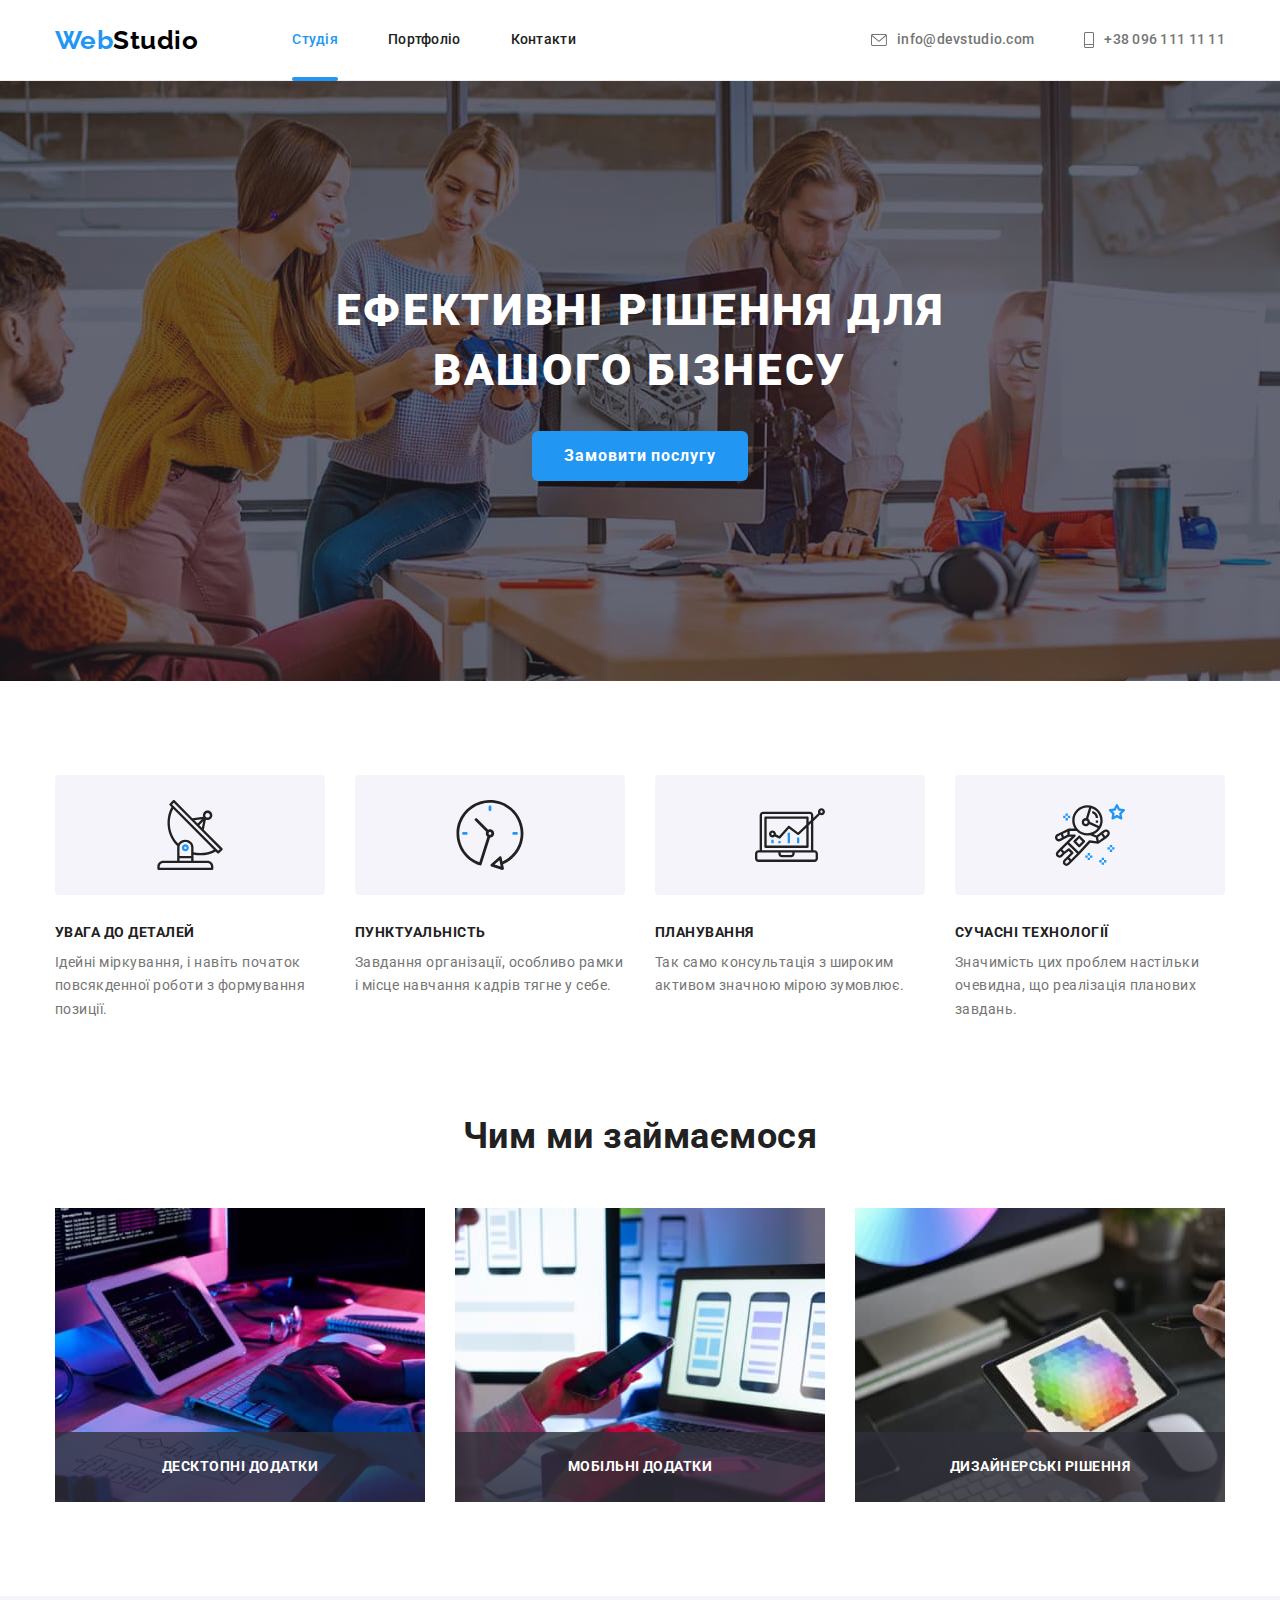
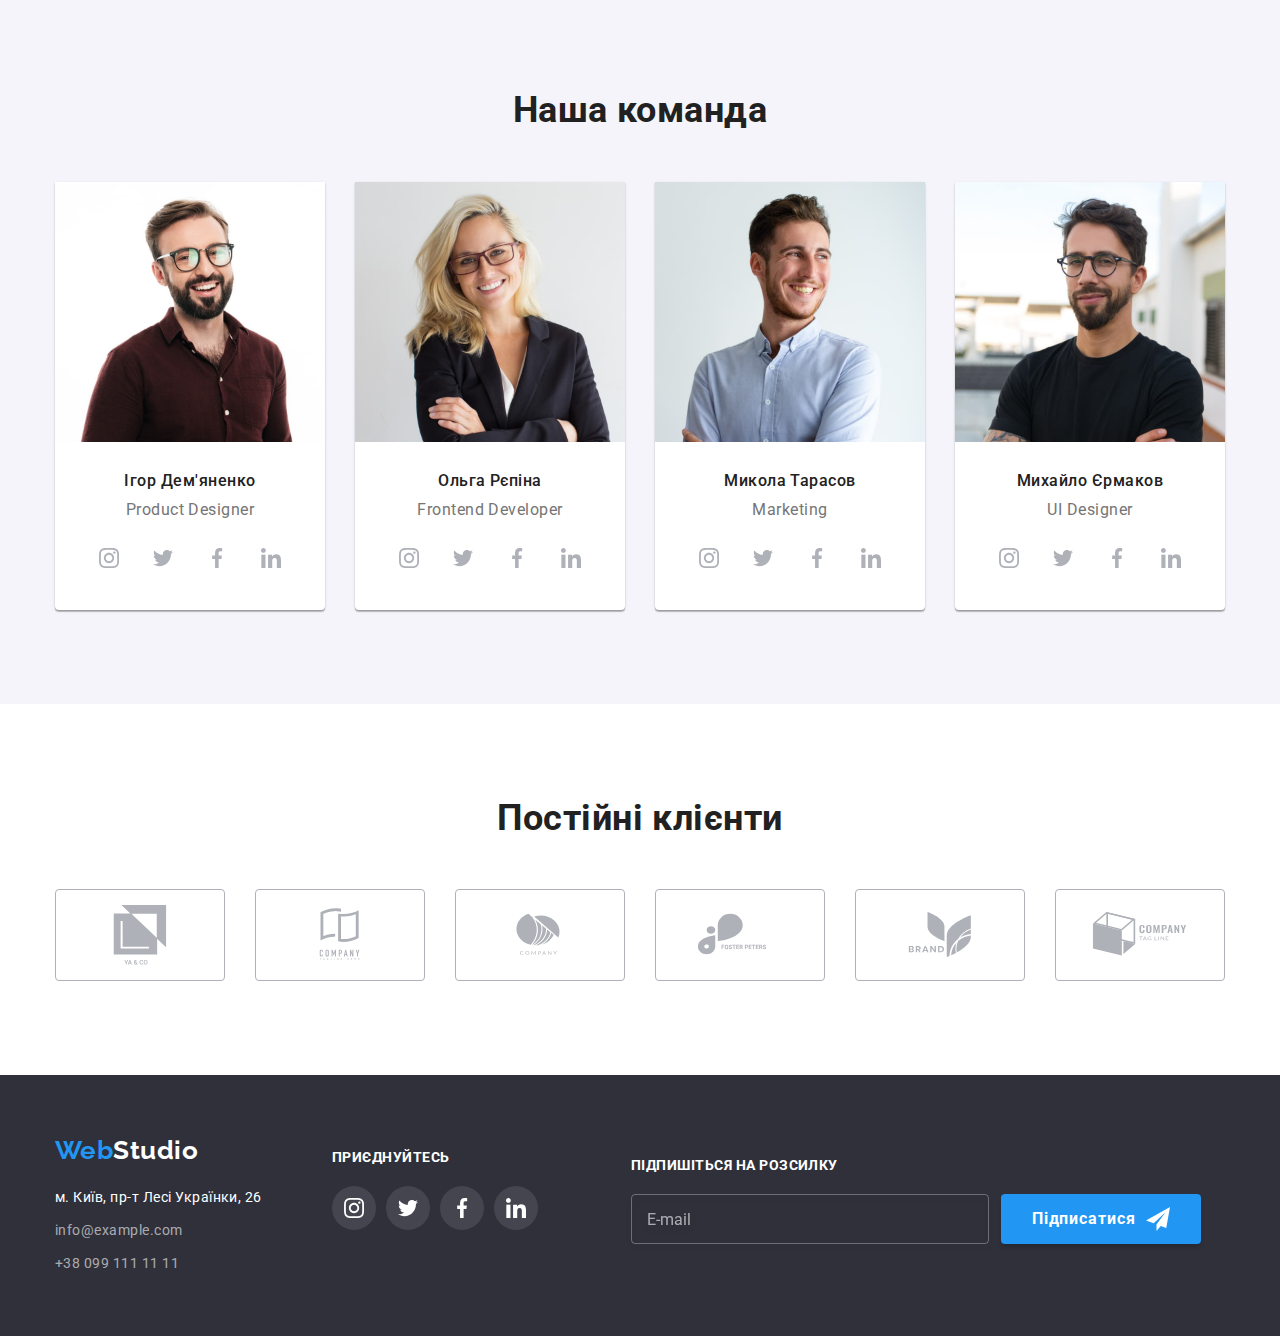
<file: index.htm>
<!DOCTYPE html>
<html lang="uk">
  <head>
    <meta charset="UTF-8" />
    <meta http-equiv="X-UA-Compatible" content="IE=edge" />
    <meta name="viewport" content="width=device-width, initial-scale=1.0" />
    <link rel="preconnect" href="https://fonts.googleapis.com" />
    <link rel="preconnect" href="https://fonts.gstatic.com" crossorigin />
    <link
      href="https://fonts.googleapis.com/css2?family=Raleway:wght@700&family=Roboto:wght@400;500;700;900&display=swap"
      rel="stylesheet"
    />
    <link
      rel="stylesheet"
      href="https://cdnjs.cloudflare.com/ajax/libs/modern-normalize/1.1.0/modern-normalize.min.css"
      integrity="sha512-wpPYUAdjBVSE4KJnH1VR1HeZfpl1ub8YT/NKx4PuQ5NmX2tKuGu6U/JRp5y+Y8XG2tV+wKQpNHVUX03MfMFn9Q=="
      crossorigin="anonymous"
      referrerpolicy="no-referrer"
    />
    <link rel="stylesheet" href="./css/main.min.css" />
    <title>Студія</title>
  </head>
  <body>
    <header class="header">
      <div class="container">
        <!-- Навигация -->
        <nav class="header-nav">
          <!-- Лого -->
          <a class="header__logo logo" href="./index.htm"
            >Web<span class="header__logo-part--color">Studio</span></a
          >
          <!-- Список навигации -->
          <ul class="header-nav__list">
            <li class="header-nav__item">
              <a
                class="header-nav__link header-link header-nav__link--current"
                href="./index.htm"
                >Студія</a
              >
            </li>
            <li class="header-nav__item">
              <a class="header-nav__link header-link" href="./portfolio.html"
                >Портфоліо</a
              >
            </li>
            <li class="header-nav__item">
              <a class="header-nav__link header-link" href="">Контакти</a>
            </li>
          </ul>
        </nav>
        <!-- Контакты -->
        <ul class="header-contacts">
          <li class="header-contacts__item">
            <a
              class="header-contacts__link header-link"
              href="mailto:info@devstudio.com"
            >
              <svg class="header-contacts__icon" width="16px" height="12px">
                <use href="./img/icons.svg#icon-msg"></use></svg
              >info@devstudio.com
            </a>
          </li>
          <li class="header-contacts__item">
            <a
              class="header-contacts__link header-link"
              href="tel:+380961111111"
            >
              <svg class="header-contacts__icon" width="10px" height="16px">
                <use href="./img/icons.svg#icon-tel"></use></svg
              >+38 096 111 11 11
            </a>
          </li>
        </ul>
      </div>
    </header>

    <main>
      <!-- Секция герой -->
      <section class="hero-section">
        <div class="container">
          <h1 class="hero-section__title">
            Ефективні рішення для вашого бізнесу
          </h1>
          <button class="hero-section__btn" type="button" data-modal-open>
            Замовити послугу
          </button>
        </div>
      </section>

      <!-- Секция наших особенностией -->
      <section class="feature-section section">
        <div class="container">
          <h2 class="visually-hidden">Наши особенности</h2>
          <!-- Список особенностей -->
          <ul class="feature-section__list">
            <li class="feature-section__item">
              <div class="feature-section__icon">
                <svg width="70px" height="70px">
                  <use href="./img/icons.svg#icon-antenna"></use>
                </svg>
              </div>
              <h3 class="feature-section__title">Увага до деталей</h3>
              <p class="feature-section__text">
                Ідейні міркування, і навіть початок повсякденної роботи з
                формування позиції.
              </p>
            </li>
            <li class="feature-section__item">
              <div class="feature-section__icon">
                <svg width="70px" height="70px">
                  <use href="./img/icons.svg#icon-clock"></use>
                </svg>
              </div>
              <h3 class="feature-section__title">Пунктуальність</h3>
              <p class="feature-section__text">
                Завдання організації, особливо рамки і місце навчання кадрів
                тягне у себе.
              </p>
            </li>
            <li class="feature-section__item">
              <div class="feature-section__icon">
                <svg width="70px" height="70px">
                  <use href="./img/icons.svg#icon-diagram"></use>
                </svg>
              </div>
              <h3 class="feature-section__title">Планування</h3>
              <p class="feature-section__text">
                Так само консультація з широким активом значною мірою зумовлює.
              </p>
            </li>
            <li class="feature-section__item">
              <div class="feature-section__icon">
                <svg width="70px" height="70px">
                  <use href="./img/icons.svg#icon-astronaut"></use>
                </svg>
              </div>
              <h3 class="feature-section__title">Сучасні технології</h3>
              <p class="feature-section__text">
                Значимість цих проблем настільки очевидна, що реалізація
                планових завдань.
              </p>
            </li>
          </ul>
        </div>
      </section>

      <!-- Чем мы занимаемся секция -->
      <section class="wedo-section section">
        <div class="container">
          <h2 class="wedo-section__title section-title">Чим ми займаємося</h2>
          <!-- Список предоставляемых услуг -->
          <ul class="wedo-section__list">
            <li class="wedo-section__item">
              <div class="wedo-section__pic-wrapper">
                <img
                  class="wedo-section__pic"
                  src="./img/wedo1.jpg"
                  width="370"
                  height="294"
                  alt="Десктопні додатки"
                />
                <h3 class="wedo-section__item-title">Десктопні додатки</h3>
              </div>
            </li>
            <li class="wedo-section__item">
              <div class="wedo-section__pic-wrapper">
                <img
                  class="wedo-section__pic"
                  src="./img/wedo2.jpg"
                  width="370"
                  height="294"
                  alt="Мобільні додатки"
                />
                <h3 class="wedo-section__item-title">Мобільні додатки</h3>
              </div>
            </li>
            <li class="wedo-section__item">
              <div class="wedo-section__pic-wrapper">
                <img
                  class="wedo-section__pic"
                  src="./img/wedo3.jpg"
                  width="370"
                  height="294"
                  alt="Дизанерські рішення"
                />
                <h3 class="wedo-section__item-title">Дизайнерські рішення</h3>
              </div>
            </li>
          </ul>
        </div>
      </section>

      <!-- Наша команда -->
      <section class="team-section section">
        <div class="container">
          <h2 class="team-section__title section-title">Наша команда</h2>
          <!-- Список команды -->
          <ul class="team-section__members-list">
            <li class="team-member">
              <img
                class="team-member__pic"
                src="./img/igor.jpg"
                width="270"
                height="260"
                alt="Ігор Дем'яненко"
              />
              <h3 class="team-member__name">Ігор Дем'яненко</h3>
              <p class="team-member__pos">Product Designer</p>
              <ul class="team-member__social-netw-list">
                <li class="social-netw__item">
                  <a class="social-netw-link" href="">
                    <svg width="20px" height="20px">
                      <use href="./img/icons.svg#icon-insta"></use>
                    </svg>
                  </a>
                </li>
                <li class="social-netw__item">
                  <a class="social-netw-link" href="">
                    <svg width="20px" height="20px">
                      <use href="./img/icons.svg#icon-twitter"></use>
                    </svg>
                  </a>
                </li>
                <li class="social-netw__item">
                  <a class="social-netw-link" href="">
                    <svg width="20px" height="20px">
                      <use href="./img/icons.svg#icon-facebook"></use>
                    </svg>
                  </a>
                </li>
                <li class="social-netw__item">
                  <a class="social-netw-link" href="">
                    <svg width="20px" height="20px">
                      <use href="./img/icons.svg#icon-linkedin"></use>
                    </svg>
                  </a>
                </li>
              </ul>
            </li>
            <li class="team-member">
              <img
                class="team-member__pic"
                src="./img/olga.jpg"
                width="270"
                height="260"
                alt="Ольга Рєпіна"
              />
              <h3 class="team-member__name">Ольга Рєпіна</h3>
              <p class="team-member__pos">Frontend Developer</p>
              <ul class="team-member__social-netw-list">
                <li class="social-netw__item">
                  <a class="social-netw-link" href="">
                    <svg width="20px" height="20px">
                      <use href="./img/icons.svg#icon-insta"></use>
                    </svg>
                  </a>
                </li>
                <li class="social-netw__item">
                  <a class="social-netw-link" href="">
                    <svg width="20px" height="20px">
                      <use href="./img/icons.svg#icon-twitter"></use>
                    </svg>
                  </a>
                </li>
                <li class="social-netw__item">
                  <a class="social-netw-link" href="">
                    <svg width="20px" height="20px">
                      <use href="./img/icons.svg#icon-facebook"></use>
                    </svg>
                  </a>
                </li>
                <li class="social-netw__item">
                  <a class="social-netw-link" href="">
                    <svg width="20px" height="20px">
                      <use href="./img/icons.svg#icon-linkedin"></use>
                    </svg>
                  </a>
                </li>
              </ul>
            </li>
            <li class="team-member">
              <img
                class="team-member__pic"
                src="./img/nikolay.jpg"
                width="270"
                height="260"
                alt="Микола Тарасов"
              />
              <h3 class="team-member__name">Микола Тарасов</h3>
              <p class="team-member__pos">Marketing</p>
              <ul class="team-member__social-netw-list">
                <li class="social-netw__item">
                  <a class="social-netw-link" href="">
                    <svg width="20px" height="20px">
                      <use href="./img/icons.svg#icon-insta"></use>
                    </svg>
                  </a>
                </li>
                <li class="social-netw__item">
                  <a class="social-netw-link" href="">
                    <svg width="20px" height="20px">
                      <use href="./img/icons.svg#icon-twitter"></use>
                    </svg>
                  </a>
                </li>
                <li class="social-netw__item">
                  <a class="social-netw-link" href="">
                    <svg width="20px" height="20px">
                      <use href="./img/icons.svg#icon-facebook"></use>
                    </svg>
                  </a>
                </li>
                <li class="social-netw__item">
                  <a class="social-netw-link" href="">
                    <svg width="20px" height="20px">
                      <use href="./img/icons.svg#icon-linkedin"></use>
                    </svg>
                  </a>
                </li>
              </ul>
            </li>
            <li class="team-member">
              <img
                class="team-member__pic"
                src="./img/mikhail.jpg"
                width="270"
                height="260"
                alt="Михайло Єрмаков"
              />
              <h3 class="team-member__name">Михайло Єрмаков</h3>
              <p class="team-member__pos">UI Designer</p>
              <ul class="team-member__social-netw-list">
                <li class="social-netw__item">
                  <a class="social-netw-link" href="">
                    <svg width="20px" height="20px">
                      <use href="./img/icons.svg#icon-insta"></use>
                    </svg>
                  </a>
                </li>
                <li class="social-netw__item">
                  <a class="social-netw-link" href="">
                    <svg width="20px" height="20px">
                      <use href="./img/icons.svg#icon-twitter"></use>
                    </svg>
                  </a>
                </li>
                <li class="social-netw__item">
                  <a class="social-netw-link" href="">
                    <svg width="20px" height="20px">
                      <use href="./img/icons.svg#icon-facebook"></use>
                    </svg>
                  </a>
                </li>
                <li class="social-netw__item">
                  <a class="social-netw-link" href="">
                    <svg width="20px" height="20px">
                      <use href="./img/icons.svg#icon-linkedin"></use>
                    </svg>
                  </a>
                </li>
              </ul>
            </li>
          </ul>
        </div>
      </section>

      <!-- Наши клиенты -->
      <section class="cleints-section section">
        <div class="container">
          <h2 class="cleints-section__title section-title">Постійні клієнти</h2>
          <ul class="cleints-section__list">
            <li class="client-logo">
              <a class="client-logo__link" href="">
                <svg width="106px" height="60px">
                  <use href="./img/icons.svg#icon-client1"></use>
                </svg>
              </a>
            </li>
            <li class="client-logo">
              <a class="client-logo__link" href="">
                <svg width="106px" height="60px">
                  <use href="./img/icons.svg#icon-client2"></use>
                </svg>
              </a>
            </li>
            <li class="client-logo">
              <a class="client-logo__link" href="">
                <svg width="106px" height="60px">
                  <use href="./img/icons.svg#icon-client3"></use>
                </svg>
              </a>
            </li>
            <li class="client-logo">
              <a class="client-logo__link" href="">
                <svg width="106px" height="60px">
                  <use href="./img/icons.svg#icon-client4"></use>
                </svg>
              </a>
            </li>
            <li class="client-logo">
              <a class="client-logo__link" href="">
                <svg width="106px" height="60px">
                  <use href="./img/icons.svg#icon-client5"></use>
                </svg>
              </a>
            </li>
            <li class="client-logo">
              <a class="client-logo__link" href="">
                <svg width="106px" height="60px">
                  <use href="./img/icons.svg#icon-client6"></use>
                </svg>
              </a>
            </li>
          </ul>
        </div>
      </section>
    </main>

    <!-- =========FOOTER============= -->
    <footer class="footer">
      <div class="container">
        <!-- logo and adress-->
        <address class="footer-addr">
          <a class="footer__logo logo" href="./index.htm"
            >Web<span class="footer__logo-part--color">Studio</span></a
          >
          <p class="footer-addr__text">м. Київ, пр-т Лесі Українки, 26</p>
          <ul class="footer-addr__list">
            <li class="footer-addr__item">
              <a class="footer-addr__link" href="mailto:info@example.com"
                >info@example.com</a
              >
            </li>
            <li class="footer-addr__item">
              <a class="footer-addr__link" href="tel:+380991111111"
                >+38 099 111 11 11</a
              >
            </li>
          </ul>
        </address>
        <!-- footer social networks -->
        <div class="footer-social-netw">
          <h2 class="footer-social-netw__title footer__title">Приєднуйтесь</h2>
          <ul class="footer-social-netw__list">
            <li class="footer-social-netw__item">
              <a
                class="social-netw-link footer-social-netw__link--style"
                href=""
              >
                <svg width="20px" height="20px">
                  <use href="./img/icons.svg#icon-insta"></use>
                </svg>
              </a>
            </li>
            <li class="footer-social-netw__item">
              <a
                class="social-netw-link footer-social-netw__link--style"
                href=""
              >
                <svg width="20px" height="20px">
                  <use href="./img/icons.svg#icon-twitter"></use>
                </svg>
              </a>
            </li>
            <li class="footer-social-netw__item">
              <a
                class="social-netw-link footer-social-netw__link--style"
                href=""
              >
                <svg width="20px" height="20px">
                  <use href="./img/icons.svg#icon-facebook"></use>
                </svg>
              </a>
            </li>
            <li class="footer-social-netw__item">
              <a
                class="social-netw-link footer-social-netw__link--style"
                href=""
              >
                <svg width="20px" height="20px">
                  <use href="./img/icons.svg#icon-linkedin"></use>
                </svg>
              </a>
            </li>
          </ul>
        </div>
        <!-- footer subscribe input -->
        <form class="footer-subscribe">
          <label>
            <h2 class="footer-subscribe__title footer__title">
              Підпишіться на розсилку
            </h2>
            <div class="footer-subscribe__input-wrapper">
              <input
                class="footer-subscribe__input"
                type="email"
                name="subscribe-input"
                placeholder="E-mail"
                required
              />
              <button class="footer-subscribe__btn submit-btn" type="submit">
                Підписатися
                <svg class="footer-subscribe__btn-icon" width="24" height="24">
                  <use href="./img/icons.svg#icon-icon-send"></use>
                </svg>
              </button>
            </div>
          </label>
        </form>
      </div>
    </footer>

    <!-- MODAL -->
    <div class="backdrop is-hidden" data-modal>
      <div class="modal">
        <button class="modal-close-btn" type="button" data-modal-close>
          <svg width="11px" height="11px">
            <use href="./img/icons.svg#icon-modalclose"></use>
          </svg>
        </button>
        <form class="modal-form">
          <h2 class="form-title">Залиште свої дані, ми вам передзвонимо</h2>
          <div class="label-wrapper">
            <label class="form-label">
              <span class="label-title">Ім'я</span>
              <div class="input-wrapper">
                <input
                  class="form-input"
                  type="text"
                  name="user-name"
                  required
                />
                <svg class="input-icon" width="18" height="18">
                  <use href="./img/icons.svg#icon-modal-person"></use>
                </svg>
              </div>
            </label>
          </div>
          <div class="label-wrapper">
            <label class="form-label">
              <span class="label-title">Телефон</span>
              <div class="input-wrapper">
                <input class="form-input" type="tel" name="user-tel" required />
                <svg class="input-icon" width="18" height="18">
                  <use href="./img/icons.svg#icon-modal-tel"></use>
                </svg>
              </div>
            </label>
          </div>
          <div class="label-wrapper">
            <label class="form-label">
              <span class="label-title">Пошта</span>
              <div class="input-wrapper">
                <input
                  class="form-input"
                  type="email"
                  name="user-mail"
                  required
                />
                <svg class="input-icon" width="18" height="18">
                  <use href="./img/icons.svg#icon-modal-mail"></use>
                </svg>
              </div>
            </label>
          </div>
          <div class="label-wrapper comment">
            <label class="form-label">
              <span class="label-title">Коментар</span>
              <div class="input-wrapper">
                <textarea
                  class="form-input"
                  name="user-comment"
                  placeholder="Введіть текст"
                ></textarea>
              </div>
            </label>
          </div>
          <div class="label-wrapper agreement">
            <label class="form-label">
              <input
                class="form-checkbox visually-hidden"
                type="checkbox"
                name="agreement-checkbox"
                required
              />
              <span class="custom-checkbox-box">
                <svg class="checkbox-icon" width="16px" height="15px">
                  <use href="./img/icons.svg#icon-modal-checkbox"></use>
                </svg>
              </span>
              <span class="label-title"
                >Погоджуюся з розсилкою та приймаю
                <a class="agreement-link" href="">Умови договору</a></span
              >
            </label>
          </div>
          <button class="submit-btn" type="submit">Відправити</button>
        </form>
      </div>
    </div>
    <script src="./js/modal.js"></script>
  </body>
</html>
</file>
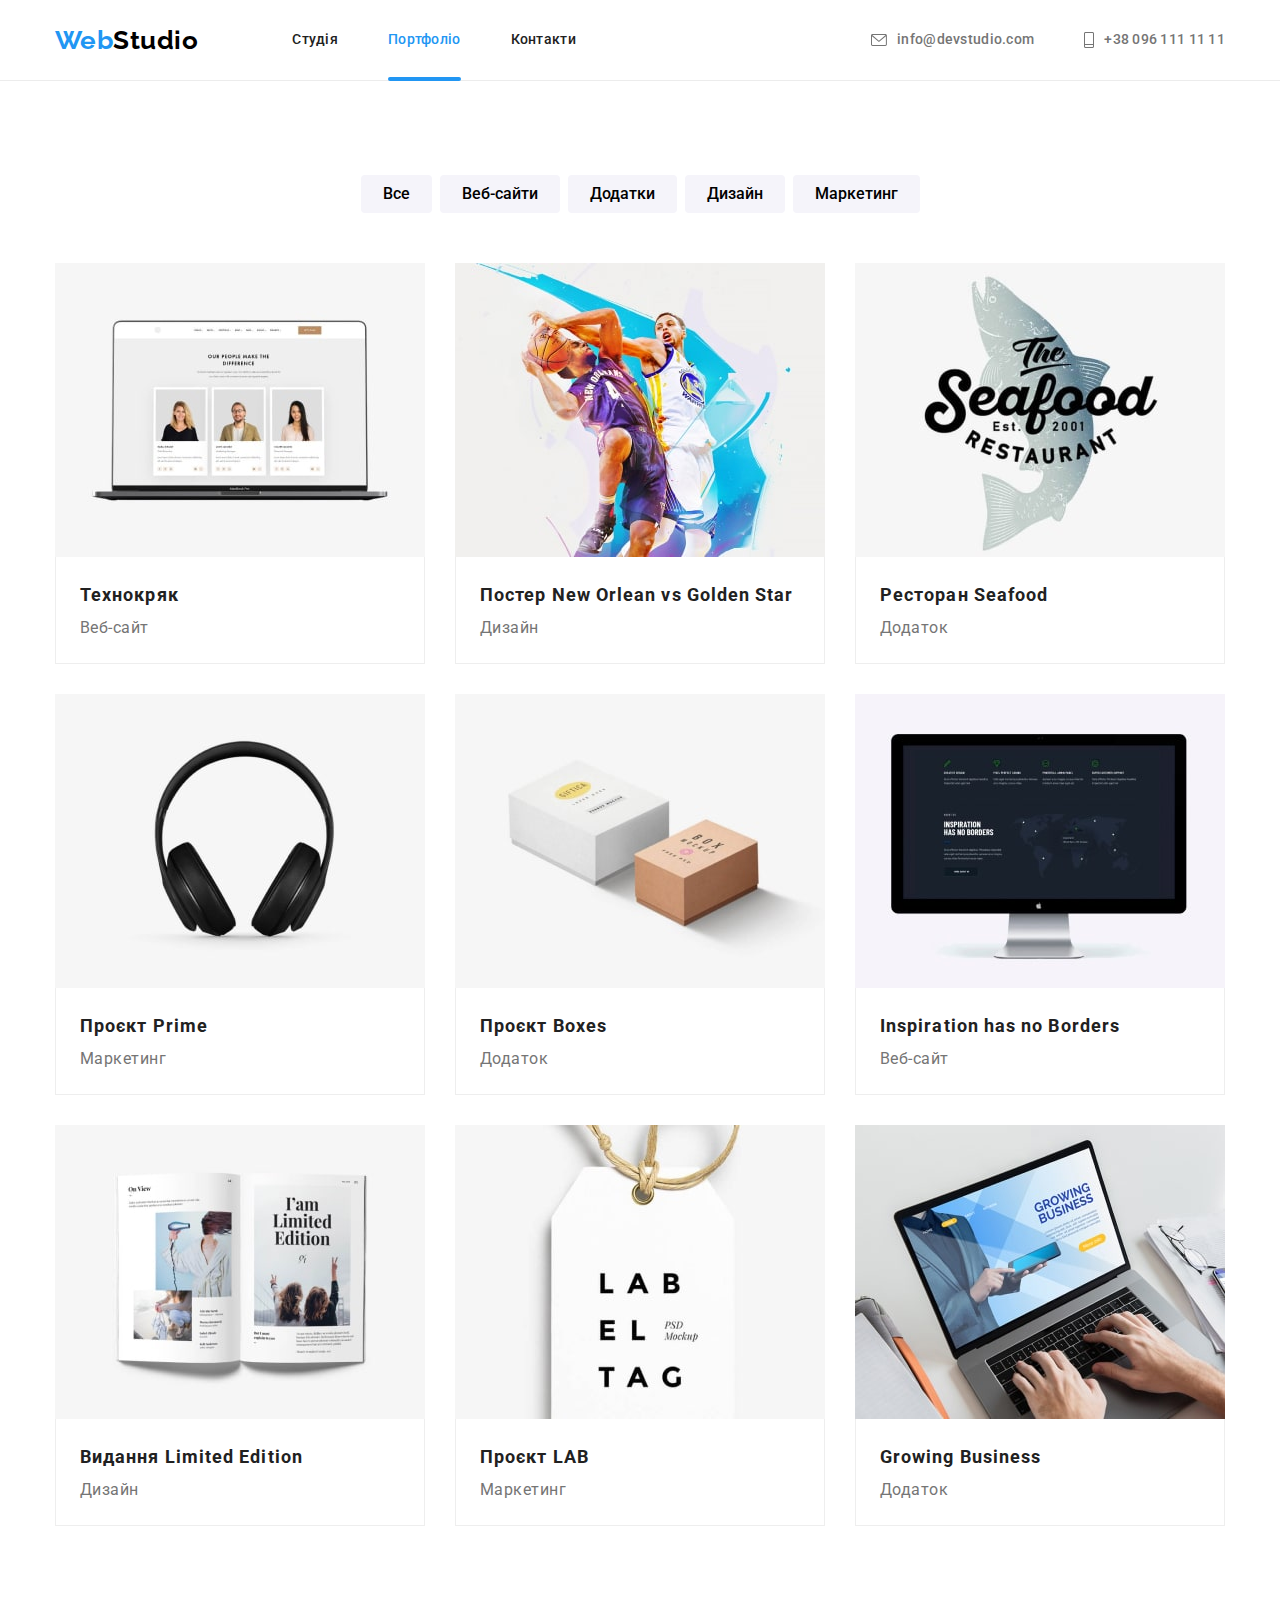
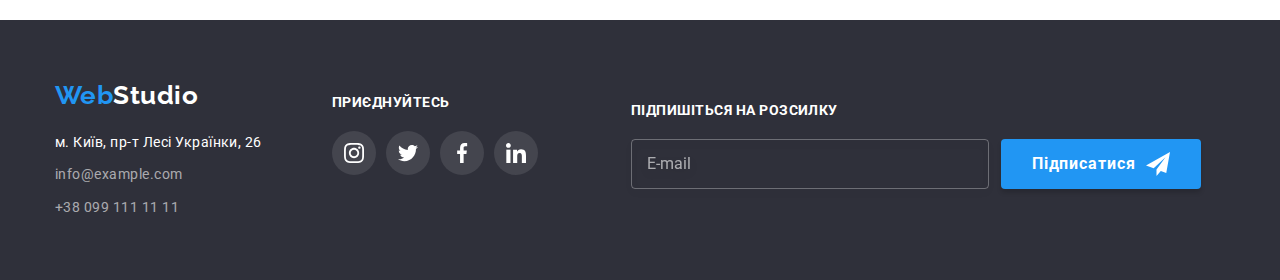
<file: portfolio.html>
<!DOCTYPE html>
<html lang="uk">
  <head>
    <meta charset="UTF-8" />
    <meta http-equiv="X-UA-Compatible" content="IE=edge" />
    <meta name="viewport" content="width=device-width, initial-scale=1.0" />
    <link rel="preconnect" href="https://fonts.googleapis.com" />
    <link rel="preconnect" href="https://fonts.gstatic.com" crossorigin />
    <link
      href="https://fonts.googleapis.com/css2?family=Raleway:wght@700&family=Roboto:wght@400;500;700;900&display=swap"
      rel="stylesheet"
    />
    <link
      rel="stylesheet"
      href="https://cdnjs.cloudflare.com/ajax/libs/modern-normalize/1.1.0/modern-normalize.min.css"
      integrity="sha512-wpPYUAdjBVSE4KJnH1VR1HeZfpl1ub8YT/NKx4PuQ5NmX2tKuGu6U/JRp5y+Y8XG2tV+wKQpNHVUX03MfMFn9Q=="
      crossorigin="anonymous"
      referrerpolicy="no-referrer"
    />
    <link rel="stylesheet" href="./css/main.min.css" />
    <title>Портфоліо</title>
  </head>
  <body>
    <header class="header">
      <div class="container">
        <!-- Навигация -->
        <nav class="header-nav">
          <!-- Лого -->
          <a class="header__logo logo" href="./index.htm"
            >Web<span class="header__logo-part--color">Studio</span></a
          >
          <!-- Список навигации -->
          <ul class="header-nav__list">
            <li class="header-nav__item">
              <a class="header-nav__link header-link" href="./index.htm"
                >Студія</a
              >
            </li>
            <li class="header-nav__item">
              <a
                class="header-nav__link header-link header-nav__link--current"
                href="./portfolio.html"
                >Портфоліо</a
              >
            </li>
            <li class="header-nav__item">
              <a class="header-nav__link header-link" href="">Контакти</a>
            </li>
          </ul>
        </nav>
        <!-- Контакты -->
        <ul class="header-contacts">
          <li class="header-contacts__item">
            <a
              class="header-contacts__link header-link"
              href="mailto:info@devstudio.com"
            >
              <svg class="header-contacts__icon" width="16px" height="12px">
                <use href="./img/icons.svg#icon-msg"></use></svg
              >info@devstudio.com
            </a>
          </li>
          <li class="header-contacts__item">
            <a
              class="header-contacts__link header-link"
              href="tel:+380961111111"
            >
              <svg class="header-contacts__icon" width="10px" height="16px">
                <use href="./img/icons.svg#icon-tel"></use></svg
              >+38 096 111 11 11
            </a>
          </li>
        </ul>
      </div>
    </header>
    <main>
      <section class="portf-section section">
        <div class="container">
          <h1 class="visually-hidden">Портфолио</h1>
          <ul class="filter-btn-list">
            <li class="filter-item">
              <button class="filter-btn" type="button">Все</button>
            </li>
            <li class="filter-item">
              <button class="filter-btn" type="button">Веб-сайти</button>
            </li>
            <li class="filter-item">
              <button class="filter-btn" type="button">Додатки</button>
            </li>
            <li class="filter-item">
              <button class="filter-btn" type="button">Дизайн</button>
            </li>
            <li class="filter-item">
              <button class="filter-btn" type="button">Маркетинг</button>
            </li>
          </ul>
          <ul class="portf-list">
            <li class="portf-item">
              <a class="porf-link" href="">
                <div class="portf-pic-wrapper">
                  <img
                    class="portf-pic"
                    src="./img/portf1-min.jpg"
                    alt="Технокряк"
                  />
                  <div class="portf-pic-overlay">
                    <p>
                      Ресурс пропонує комплексні пропозиції з різним рівнем
                      функціоналу та сервісів. Все це дозволить відвідувачу
                      отримати вичерпні відомості про компанію чи приватну
                      особу.
                    </p>
                  </div>
                </div>
                <div class="portf-border">
                  <h2 class="portf-title">Технокряк</h2>
                  <p class="portf-text">Веб-сайт</p>
                </div>
              </a>
            </li>
            <li class="portf-item">
              <a class="porf-link" href="">
                <div class="portf-pic-wrapper">
                  <img
                    class="portf-pic"
                    src="./img/portf2-min.jpg"
                    alt="Постер New Orlean vs Golden Star"
                  />
                  <div class="portf-pic-overlay">
                    <p>
                      Ресурс пропонує комплексні пропозиції з різним рівнем
                      функціоналу та сервісів. Все це дозволить відвідувачу
                      отримати вичерпні відомості про компанію чи приватну
                      особу.
                    </p>
                  </div>
                </div>
                <div class="portf-border">
                  <h2 class="portf-title">Постер New Orlean vs Golden Star</h2>
                  <p class="portf-text">Дизайн</p>
                </div>
              </a>
            </li>
            <li class="portf-item">
              <a class="porf-link" href="">
                <div class="portf-pic-wrapper">
                  <img
                    class="portf-pic"
                    src="./img/portf3-min.jpg"
                    alt="Ресторан Seafood"
                  />
                  <div class="portf-pic-overlay">
                    <p>
                      Ресурс пропонує комплексні пропозиції з різним рівнем
                      функціоналу та сервісів. Все це дозволить відвідувачу
                      отримати вичерпні відомості про компанію чи приватну
                      особу.
                    </p>
                  </div>
                </div>
                <div class="portf-border">
                  <h2 class="portf-title">Ресторан Seafood</h2>
                  <p class="portf-text">Додаток</p>
                </div>
              </a>
            </li>
            <li class="portf-item">
              <a class="porf-link" href="">
                <div class="portf-pic-wrapper">
                  <img
                    class="portf-pic"
                    src="./img/portf4-min.jpg"
                    alt="Проект Prime"
                  />
                  <div class="portf-pic-overlay">
                    <p>
                      Ресурс пропонує комплексні пропозиції з різним рівнем
                      функціоналу та сервісів. Все це дозволить відвідувачу
                      отримати вичерпні відомості про компанію чи приватну
                      особу.
                    </p>
                  </div>
                </div>

                <div class="portf-border">
                  <h2 class="portf-title">Проєкт Prime</h2>
                  <p class="portf-text">Маркетинг</p>
                </div>
              </a>
            </li>
            <li class="portf-item">
              <a class="porf-link" href="">
                <div class="portf-pic-wrapper">
                  <img
                    class="portf-pic"
                    src="./img/portf5-min.jpg"
                    alt="Проект Boxes"
                  />
                  <div class="portf-pic-overlay">
                    <p>
                      Ресурс пропонує комплексні пропозиції з різним рівнем
                      функціоналу та сервісів. Все це дозволить відвідувачу
                      отримати вичерпні відомості про компанію чи приватну
                      особу.
                    </p>
                  </div>
                </div>
                <div class="portf-border">
                  <h2 class="portf-title">Проєкт Boxes</h2>
                  <p class="portf-text">Додаток</p>
                </div>
              </a>
            </li>
            <li class="portf-item">
              <a class="porf-link" href="">
                <div class="portf-pic-wrapper">
                  <img
                    class="portf-pic"
                    src="./img/portf6-min.jpg"
                    alt="Inspiration has no Borders"
                  />
                  <div class="portf-pic-overlay">
                    <p>
                      Ресурс пропонує комплексні пропозиції з різним рівнем
                      функціоналу та сервісів. Все це дозволить відвідувачу
                      отримати вичерпні відомості про компанію чи приватну
                      особу.
                    </p>
                  </div>
                </div>
                <div class="portf-border">
                  <h2 class="portf-title">Inspiration has no Borders</h2>
                  <p class="portf-text">Веб-сайт</p>
                </div>
              </a>
            </li>
            <li class="portf-item">
              <a class="porf-link" href="">
                <div class="portf-pic-wrapper">
                  <img
                    class="portf-pic"
                    src="./img/portf7-min.jpg"
                    alt="Издание Limited Edition"
                  />
                  <div class="portf-pic-overlay">
                    <p>
                      Ресурс пропонує комплексні пропозиції з різним рівнем
                      функціоналу та сервісів. Все це дозволить відвідувачу
                      отримати вичерпні відомості про компанію чи приватну
                      особу.
                    </p>
                  </div>
                </div>
                <div class="portf-border">
                  <h2 class="portf-title">Видання Limited Edition</h2>
                  <p class="portf-text">Дизайн</p>
                </div>
              </a>
            </li>
            <li class="portf-item">
              <a class="porf-link" href="">
                <div class="portf-pic-wrapper">
                  <img
                    class="portf-pic"
                    src="./img/portf8-min.jpg"
                    alt="Проект LAB"
                  />
                  <div class="portf-pic-overlay">
                    <p>
                      Ресурс пропонує комплексні пропозиції з різним рівнем
                      функціоналу та сервісів. Все це дозволить відвідувачу
                      отримати вичерпні відомості про компанію чи приватну
                      особу.
                    </p>
                  </div>
                </div>
                <div class="portf-border">
                  <h2 class="portf-title">Проєкт LAB</h2>
                  <p class="portf-text">Маркетинг</p>
                </div>
              </a>
            </li>
            <li class="portf-item">
              <a class="porf-link" href="">
                <div class="portf-pic-wrapper">
                  <img
                    class="portf-pic"
                    src="./img/portf9-min.jpg"
                    alt="Growing Business"
                  />
                  <div class="portf-pic-overlay">
                    <p>
                      Ресурс пропонує комплексні пропозиції з різним рівнем
                      функціоналу та сервісів. Все це дозволить відвідувачу
                      отримати вичерпні відомості про компанію чи приватну
                      особу.
                    </p>
                  </div>
                </div>
                <div class="portf-border">
                  <h2 class="portf-title">Growing Business</h2>
                  <p class="portf-text">Додаток</p>
                </div>
              </a>
            </li>
          </ul>
        </div>
      </section>
    </main>

    <!-- ==========FOOTER-------------- -->
    <footer class="footer">
      <div class="container">
        <!-- logo and adress-->
        <address class="footer-addr">
          <a class="footer__logo logo" href="./index.htm"
            >Web<span class="footer__logo-part--color">Studio</span></a
          >
          <p class="footer-addr__text">м. Київ, пр-т Лесі Українки, 26</p>
          <ul class="footer-addr__list">
            <li class="footer-addr__item">
              <a class="footer-addr__link" href="mailto:info@example.com"
                >info@example.com</a
              >
            </li>
            <li class="footer-addr__item">
              <a class="footer-addr__link" href="tel:+380991111111"
                >+38 099 111 11 11</a
              >
            </li>
          </ul>
        </address>
        <!-- footer social networks -->
        <div class="footer-social-netw">
          <h2 class="footer-social-netw__title footer__title">Приєднуйтесь</h2>
          <ul class="footer-social-netw__list">
            <li class="footer-social-netw__item">
              <a
                class="social-netw-link footer-social-netw__link--style"
                href=""
              >
                <svg width="20px" height="20px">
                  <use href="./img/icons.svg#icon-insta"></use>
                </svg>
              </a>
            </li>
            <li class="footer-social-netw__item">
              <a
                class="social-netw-link footer-social-netw__link--style"
                href=""
              >
                <svg width="20px" height="20px">
                  <use href="./img/icons.svg#icon-twitter"></use>
                </svg>
              </a>
            </li>
            <li class="footer-social-netw__item">
              <a
                class="social-netw-link footer-social-netw__link--style"
                href=""
              >
                <svg width="20px" height="20px">
                  <use href="./img/icons.svg#icon-facebook"></use>
                </svg>
              </a>
            </li>
            <li class="footer-social-netw__item">
              <a
                class="social-netw-link footer-social-netw__link--style"
                href=""
              >
                <svg width="20px" height="20px">
                  <use href="./img/icons.svg#icon-linkedin"></use>
                </svg>
              </a>
            </li>
          </ul>
        </div>
        <!-- footer subscribe input -->
        <form class="footer-subscribe">
          <label>
            <h2 class="footer-subscribe__title footer__title">
              Підпишіться на розсилку
            </h2>
            <div class="footer-subscribe__input-wrapper">
              <input
                class="footer-subscribe__input"
                type="email"
                name="subscribe-input"
                placeholder="E-mail"
                required
              />
              <button class="footer-subscribe__btn submit-btn" type="submit">
                Підписатися
                <svg class="footer-subscribe__btn-icon" width="24" height="24">
                  <use href="./img/icons.svg#icon-icon-send"></use>
                </svg>
              </button>
            </div>
          </label>
        </form>
      </div>
    </footer>
  </body>
</html>
</file>
<file: css/main.min.css>
*,*::before,*::after{-webkit-box-sizing:border-box;box-sizing:border-box}body{font-family:"Roboto",sans-serif;letter-spacing:.03em;color:#212121}body,h1,h2,h3,h4,p,ul,ol,li,figure,figcaption,blockquote,dl,dd{margin:0}ul,ol{padding:0;list-style:none}address{font-style:normal}a{text-decoration:none;color:inherit}img{max-width:100%;display:block}button{cursor:pointer;display:block}input,button,textarea,select{font:inherit}.visually-hidden{position:absolute;white-space:nowrap;width:1px;height:1px;overflow:hidden;border:0;padding:0;clip:rect(0 0 0 0);-webkit-clip-path:inset(50%);clip-path:inset(50%);margin:-1px}.is-hidden{opacity:0;visibility:hidden;pointer-events:none}.container{width:1200px;padding:0 15px;margin:0 auto}.section{padding:94px 0}.logo{font-family:"Raleway",sans-serif;font-weight:700;font-size:26px;line-height:1.19;color:#2196f3}.section-title{font-size:36px;line-height:1.16;text-align:center;margin-bottom:50px}.social-netw-link{display:-webkit-box;display:-ms-flexbox;display:flex;-webkit-box-pack:center;-ms-flex-pack:center;justify-content:center;-webkit-box-align:center;-ms-flex-align:center;align-items:center;width:44px;height:44px;border-radius:50%;fill:#afb1b8;-webkit-transition:background-color 250ms cubic-bezier(0.4, 0, 0.2, 1),fill 250ms cubic-bezier(0.4, 0, 0.2, 1);transition:background-color 250ms cubic-bezier(0.4, 0, 0.2, 1),fill 250ms cubic-bezier(0.4, 0, 0.2, 1)}.social-netw-link:hover,.social-netw-link:focus{background-color:#2196f3;fill:#fff}.submit-btn{display:-webkit-box;display:-ms-flexbox;display:flex;-webkit-box-pack:center;-ms-flex-pack:center;justify-content:center;-webkit-box-align:center;-ms-flex-align:center;align-items:center;font-weight:700;line-height:1.87;letter-spacing:.06em;color:#fff;fill:#fff;background-color:#2196f3;-webkit-box-shadow:0px 4px 4px rgba(0,0,0,.15);box-shadow:0px 4px 4px rgba(0,0,0,.15);border-radius:4px;border:none;min-width:200px;min-height:50px;margin:0 auto;padding:10px;-webkit-transition:background-color 250ms cubic-bezier(0.4, 0, 0.2, 1);transition:background-color 250ms cubic-bezier(0.4, 0, 0.2, 1)}.submit-btn:hover,.submit-btn:focus{background-color:#188ce8}.header{border-bottom:1px solid #ececec}.header .container{display:-webkit-box;display:-ms-flexbox;display:flex}.header-link{display:inline-block;font-size:14px;font-weight:500;line-height:1.14;letter-spacing:.02em;padding:32px 0;-webkit-transition:color 250ms cubic-bezier(0.4, 0, 0.2, 1);transition:color 250ms cubic-bezier(0.4, 0, 0.2, 1)}.header__logo{display:-webkit-box;display:-ms-flexbox;display:flex;-webkit-box-align:center;-ms-flex-align:center;align-items:center}.header__logo-part--color{color:#000}.header-nav{display:-webkit-box;display:-ms-flexbox;display:flex;-webkit-column-gap:94px;-moz-column-gap:94px;column-gap:94px}.header-nav__list{display:-webkit-box;display:-ms-flexbox;display:flex;-webkit-column-gap:50px;-moz-column-gap:50px;column-gap:50px;-webkit-box-align:center;-ms-flex-align:center;align-items:center}.header-nav__item{position:relative}.header-nav__link:hover,.header-nav__link:focus{color:#2196f3}.header-nav__link--current{color:#2196f3}.header-nav__link--current::after{content:"";position:absolute;bottom:0;left:0;border-radius:2px;height:4px;width:100%;background-color:#2196f3;-webkit-transform:translate(0, 1px);transform:translate(0, 1px)}.header-contacts{display:-webkit-box;display:-ms-flexbox;display:flex;-webkit-column-gap:50px;-moz-column-gap:50px;column-gap:50px;margin-left:auto}.header-contacts__link{color:#757575;display:-webkit-box;display:-ms-flexbox;display:flex;-webkit-box-align:center;-ms-flex-align:center;align-items:center}.header-contacts__link:hover,.header-contacts__link:focus{color:#2196f3}.header-contacts__icon{fill:currentColor;margin-right:10px}.header-contacts__link:hover .header-contacts__icon,.header-contacts__link:focus .header-contacts__icon{fill:#2196f3}.hero-section{max-width:1600px;margin:0 auto;background-color:#c4c4c4;padding:200px 0;background-image:-webkit-gradient(linear, left top, left bottom, from(rgba(47, 48, 58, 0.4)), to(rgba(47, 48, 58, 0.4))),url(../img/hero_bgc.jpg);background-image:linear-gradient(rgba(47, 48, 58, 0.4), rgba(47, 48, 58, 0.4)),url(../img/hero_bgc.jpg);background-repeat:no-repeat;background-position:center;background-size:cover}.hero-section__title{font-weight:900;font-size:44px;line-height:1.36;letter-spacing:.06em;color:#fff;text-align:center;text-transform:uppercase;max-width:696px;margin:0 auto 30px}.hero-section__btn{font-weight:700;line-height:1.87;letter-spacing:.06em;color:#fff;background-color:#2196f3;margin:0 auto;padding:10px 32px;border-radius:6px;border:none;-webkit-transition:background-color 250ms cubic-bezier(0.4, 0, 0.2, 1);transition:background-color 250ms cubic-bezier(0.4, 0, 0.2, 1)}.hero-section__btn:hover,.hero-section__btn:focus{background-color:#188ce8}.feature-section{padding-bottom:0}.feature-section__list{display:-webkit-box;display:-ms-flexbox;display:flex;gap:30px;-ms-flex-wrap:wrap;flex-wrap:wrap}.feature-section__item{width:calc((100% - 90px)/4)}.feature-section__title{font-size:14px;line-height:1.14;text-transform:uppercase;margin-bottom:10px}.feature-section__text{font-size:14px;line-height:1.71;color:#757575}.feature-section__icon{display:-webkit-box;display:-ms-flexbox;display:flex;-webkit-box-pack:center;-ms-flex-pack:center;justify-content:center;-webkit-box-align:center;-ms-flex-align:center;align-items:center;width:270px;height:120px;background-color:#f5f4fa;border-radius:4px;margin-bottom:30px}.wedo-section__list{display:-webkit-box;display:-ms-flexbox;display:flex;gap:30px;-ms-flex-wrap:wrap;flex-wrap:wrap}.wedo-section__pic-wrapper{position:relative}.wedo-section__item-title{position:absolute;bottom:0;min-height:70px;width:100%;padding:27px 0;font-size:14px;line-height:1.14;text-transform:uppercase;color:#fff;background-color:rgba(47,48,58,.8);text-align:center}.team-section{background-color:#f5f4fa}.team-section__members-list{display:-webkit-box;display:-ms-flexbox;display:flex;-ms-flex-wrap:wrap;flex-wrap:wrap;text-align:center;gap:30px}.team-member{background-color:#fff;width:calc((100% - 90px)/4);border-bottom-left-radius:4px;border-bottom-right-radius:4px;-webkit-box-shadow:0px 1px 3px rgba(0,0,0,.12),0px 1px 1px rgba(0,0,0,.14),0px 2px 1px rgba(0,0,0,.2);box-shadow:0px 1px 3px rgba(0,0,0,.12),0px 1px 1px rgba(0,0,0,.14),0px 2px 1px rgba(0,0,0,.2)}.team-member__pic{margin-bottom:30px}.team-member__name{font-size:16px;font-weight:500;line-height:1.18;margin-bottom:10px}.team-member__pos{line-height:1.18;color:#757575;margin-bottom:16px}.team-member__social-netw-list{display:-webkit-box;display:-ms-flexbox;display:flex;-webkit-box-pack:center;-ms-flex-pack:center;justify-content:center;-webkit-column-gap:10px;-moz-column-gap:10px;column-gap:10px;margin-bottom:30px}.cleints-section__list{display:-webkit-box;display:-ms-flexbox;display:flex;-webkit-box-pack:center;-ms-flex-pack:center;justify-content:center;gap:30px}.client-logo__link{display:-webkit-box;display:-ms-flexbox;display:flex;width:170px;height:92px;border:1px solid #afb1b8;border-radius:4px;fill:#afb1b8;-webkit-box-pack:center;-ms-flex-pack:center;justify-content:center;-webkit-box-align:center;-ms-flex-align:center;align-items:center;-webkit-transition:border 250ms cubic-bezier(0.4, 0, 0.2, 1),fill 250ms cubic-bezier(0.4, 0, 0.2, 1);transition:border 250ms cubic-bezier(0.4, 0, 0.2, 1),fill 250ms cubic-bezier(0.4, 0, 0.2, 1)}.client-logo__link:hover,.client-logo__link:focus{border:1px solid #2196f3;fill:#2196f3}.footer{background-color:#2f303a;padding:60px 0}.footer .container{display:-webkit-box;display:-ms-flexbox;display:flex}.footer__title{color:#fff;font-size:14px;line-height:1.14;text-transform:uppercase;margin-bottom:20px}.footer__logo{display:block;margin-bottom:20px}.footer__logo-part--color{color:#fff}.footer-addr{margin-right:70px}.footer-addr__text{font-size:14px;line-height:1.71;color:#fff;margin-bottom:9px}.footer-addr__item:not(:last-child){margin-bottom:9px}.footer-addr__link{font-size:14px;line-height:1.71;color:rgba(255,255,255,.6);display:-webkit-inline-box;display:-ms-inline-flexbox;display:inline-flex;-webkit-transition:color 250ms cubic-bezier(0.4, 0, 0.2, 1);transition:color 250ms cubic-bezier(0.4, 0, 0.2, 1)}.footer-addr__link:hover,.footer-addr__link:focus{color:#2196f3}.footer-social-netw{margin-top:15px}.footer-social-netw__list{display:-webkit-box;display:-ms-flexbox;display:flex;-webkit-column-gap:10px;-moz-column-gap:10px;column-gap:10px}.footer-social-netw__link--style{fill:#fff;background-color:rgba(255,255,255,.1)}.footer-social-netw__link--style:hover,.footer-social-netw__link--style:focus{background-color:#2196f3}.footer-subscribe{margin-top:23px;margin-left:93px;margin-bottom:20px}.footer-subscribe__input-wrapper{display:-webkit-box;display:-ms-flexbox;display:flex}.footer-subscribe__input{border:1px solid rgba(255,255,255,.3);border-radius:4px;background-color:inherit;color:#fff;-webkit-filter:drop-shadow(0px 4px 4px rgba(0, 0, 0, 0.15));filter:drop-shadow(0px 4px 4px rgba(0, 0, 0, 0.15));width:358px;height:50px;padding:15px;margin-right:12px}.footer-subscribe__input::-webkit-input-placeholder{line-height:1.25;color:rgba(255,255,255,.6)}.footer-subscribe__input::-moz-placeholder{line-height:1.25;color:rgba(255,255,255,.6)}.footer-subscribe__input:-ms-input-placeholder{line-height:1.25;color:rgba(255,255,255,.6)}.footer-subscribe__input::-ms-input-placeholder{line-height:1.25;color:rgba(255,255,255,.6)}.footer-subscribe__input::placeholder{line-height:1.25;color:rgba(255,255,255,.6)}.footer-subscribe__btn-icon{margin-left:10px}.backdrop{position:fixed;top:0;width:100%;height:100%;background-color:rgba(0,0,0,.2);-webkit-transition:opacity 250ms cubic-bezier(0.4, 0, 0.2, 1),visibility 250ms cubic-bezier(0.4, 0, 0.2, 1);transition:opacity 250ms cubic-bezier(0.4, 0, 0.2, 1),visibility 250ms cubic-bezier(0.4, 0, 0.2, 1)}.modal{position:absolute;top:50%;left:50%;width:528px;min-height:581px;padding:40px;-webkit-transform:translate(-50%, -50%) scale(1);transform:translate(-50%, -50%) scale(1);background-color:#fff;border-radius:4px;-webkit-box-shadow:0px 1px 3px rgba(0,0,0,.12),0px 1px 1px rgba(0,0,0,.14),0px 2px 1px rgba(0,0,0,.2);box-shadow:0px 1px 3px rgba(0,0,0,.12),0px 1px 1px rgba(0,0,0,.14),0px 2px 1px rgba(0,0,0,.2);-webkit-transition:-webkit-transform 250ms cubic-bezier(0.4, 0, 0.2, 1);transition:-webkit-transform 250ms cubic-bezier(0.4, 0, 0.2, 1);transition:transform 250ms cubic-bezier(0.4, 0, 0.2, 1);transition:transform 250ms cubic-bezier(0.4, 0, 0.2, 1), -webkit-transform 250ms cubic-bezier(0.4, 0, 0.2, 1)}.backdrop.is-hidden .modal{-webkit-transform:translate(-50%, -50%) scale(1.5);transform:translate(-50%, -50%) scale(1.5)}.modal-close-btn{position:absolute;display:-webkit-box;display:-ms-flexbox;display:flex;-webkit-box-pack:center;-ms-flex-pack:center;justify-content:center;-webkit-box-align:center;-ms-flex-align:center;align-items:center;top:8px;right:8px;width:30px;height:30px;background:#fff;border-radius:50%;border:1px solid rgba(0,0,0,.1);-webkit-transition:fill 250ms cubic-bezier(0.4, 0, 0.2, 1);transition:fill 250ms cubic-bezier(0.4, 0, 0.2, 1)}.modal-close-btn:hover,.modal-close-btn:focus{fill:#2196f3}.form-title{font-size:20px;line-height:1.15;text-align:center;margin-bottom:12px;color:#212121}.label-wrapper{margin-bottom:10px}.label-title{display:inline-block;font-size:12px;line-height:1.16;letter-spacing:.01em;color:#757575;padding-bottom:4px}.form-input{width:100%;height:40px;cursor:pointer;border:1px solid rgba(33,33,33,.2);border-radius:4px;-webkit-transition:border-color 250ms cubic-bezier(0.4, 0, 0.2, 1);transition:border-color 250ms cubic-bezier(0.4, 0, 0.2, 1);padding:0 42px}.form-input:focus{outline:none;border-color:#2196f3}.label-wrapper.comment{margin-bottom:20px}.comment .form-input{padding:12px 16px;height:120px;resize:none}.comment .form-input::-webkit-input-placeholder{font-size:12px;line-height:1.16;letter-spacing:.01em;color:rgba(117,117,117,.5)}.comment .form-input::-moz-placeholder{font-size:12px;line-height:1.16;letter-spacing:.01em;color:rgba(117,117,117,.5)}.comment .form-input:-ms-input-placeholder{font-size:12px;line-height:1.16;letter-spacing:.01em;color:rgba(117,117,117,.5)}.comment .form-input::-ms-input-placeholder{font-size:12px;line-height:1.16;letter-spacing:.01em;color:rgba(117,117,117,.5)}.comment .form-input::placeholder{font-size:12px;line-height:1.16;letter-spacing:.01em;color:rgba(117,117,117,.5)}.input-wrapper{position:relative}.input-icon{position:absolute;top:50%;left:12px;-webkit-transform:translateY(-50%);transform:translateY(-50%);-webkit-transition:fill 250ms cubic-bezier(0.4, 0, 0.2, 1);transition:fill 250ms cubic-bezier(0.4, 0, 0.2, 1)}.form-input:focus+.input-icon{fill:#2196f3}.agreement{display:-webkit-box;display:-ms-flexbox;display:flex;margin-bottom:30px;-webkit-box-pack:center;-ms-flex-pack:center;justify-content:center}.agreement .form-label{display:-webkit-inline-box;display:-ms-inline-flexbox;display:inline-flex;-webkit-box-align:center;-ms-flex-align:center;align-items:center}.agreement .label-title{font-size:14px;line-height:1.71;letter-spacing:.03em;padding:0}.custom-checkbox-box{display:-webkit-inline-box;display:-ms-inline-flexbox;display:inline-flex;width:16px;height:15px;border:2px solid #212121;border-radius:2px;-webkit-box-pack:center;-ms-flex-pack:center;justify-content:center;-webkit-box-align:center;-ms-flex-align:center;align-items:center;-webkit-transition:background-color 250ms cubic-bezier(0.4, 0, 0.2, 1),border-color 250ms cubic-bezier(0.4, 0, 0.2, 1);transition:background-color 250ms cubic-bezier(0.4, 0, 0.2, 1),border-color 250ms cubic-bezier(0.4, 0, 0.2, 1);margin-right:8px}.form-checkbox:checked+.custom-checkbox-box{background-color:#2196f3;border-color:#2196f3}.form-checkbox:focus+.custom-checkbox-box{border-color:#2196f3}.checkbox-icon{opacity:0;border-radius:2px;-webkit-transition:opacity 250ms cubic-bezier(0.4, 0, 0.2, 1);transition:opacity 250ms cubic-bezier(0.4, 0, 0.2, 1)}.form-checkbox:checked+.custom-checkbox-box .checkbox-icon{opacity:1;fill:#fff}.agreement-link{-webkit-text-decoration-line:underline;text-decoration-line:underline;color:#2196f3}.filter-btn-list{display:-webkit-box;display:-ms-flexbox;display:flex;gap:8px;-webkit-box-pack:center;-ms-flex-pack:center;justify-content:center;-ms-flex-wrap:wrap;flex-wrap:wrap;margin-bottom:50px}.filter-btn{font-weight:500;line-height:1.62;background-color:#f5f4fa;padding:6px 22px;border-radius:4px;border:none;-webkit-transition:color 250ms cubic-bezier(0.4, 0, 0.2, 1),background-color 250ms cubic-bezier(0.4, 0, 0.2, 1),-webkit-box-shadow 250ms cubic-bezier(0.4, 0, 0.2, 1);transition:color 250ms cubic-bezier(0.4, 0, 0.2, 1),background-color 250ms cubic-bezier(0.4, 0, 0.2, 1),-webkit-box-shadow 250ms cubic-bezier(0.4, 0, 0.2, 1);transition:color 250ms cubic-bezier(0.4, 0, 0.2, 1),background-color 250ms cubic-bezier(0.4, 0, 0.2, 1),box-shadow 250ms cubic-bezier(0.4, 0, 0.2, 1);transition:color 250ms cubic-bezier(0.4, 0, 0.2, 1),background-color 250ms cubic-bezier(0.4, 0, 0.2, 1),box-shadow 250ms cubic-bezier(0.4, 0, 0.2, 1),-webkit-box-shadow 250ms cubic-bezier(0.4, 0, 0.2, 1)}.filter-btn:hover,.filter-btn:focus{color:#fff;background-color:#2196f3;-webkit-box-shadow:0px 3px 1px rgba(0,0,0,.1),0px 1px 2px rgba(0,0,0,.08),0px 2px 2px rgba(0,0,0,.12);box-shadow:0px 3px 1px rgba(0,0,0,.1),0px 1px 2px rgba(0,0,0,.08),0px 2px 2px rgba(0,0,0,.12)}.portf-list{display:-webkit-box;display:-ms-flexbox;display:flex;-ms-flex-wrap:wrap;flex-wrap:wrap;gap:30px}.portf-title{font-size:18px;line-height:2;letter-spacing:.06em}.portf-item{width:calc((100% - 60px)/3);-webkit-transition:-webkit-box-shadow 250ms cubic-bezier(0.4, 0, 0.2, 1);transition:-webkit-box-shadow 250ms cubic-bezier(0.4, 0, 0.2, 1);transition:box-shadow 250ms cubic-bezier(0.4, 0, 0.2, 1);transition:box-shadow 250ms cubic-bezier(0.4, 0, 0.2, 1), -webkit-box-shadow 250ms cubic-bezier(0.4, 0, 0.2, 1)}.portf-item:hover,.portf-item:focus{-webkit-box-shadow:0px 1px 1px rgba(0,0,0,.12),0px 4px 4px rgba(0,0,0,.06),1px 4px 6px rgba(0,0,0,.16);box-shadow:0px 1px 1px rgba(0,0,0,.12),0px 4px 4px rgba(0,0,0,.06),1px 4px 6px rgba(0,0,0,.16)}.portf-text{line-height:1.87;color:#757575}.portf-border{border-bottom:1px solid #eee;border-left:1px solid #eee;border-right:1px solid #eee;padding:20px 24px}.portf-pic-wrapper{position:relative;overflow:hidden}.portf-pic-overlay{font-size:18px;line-height:1.55;color:#fff;background-color:rgba(33,150,243,.9);position:absolute;padding:63px 24px;height:100%;-webkit-transform:translate(0, 0);transform:translate(0, 0);overflow:auto;-webkit-transition:-webkit-transform 250ms cubic-bezier(0.4, 0, 0.2, 1);transition:-webkit-transform 250ms cubic-bezier(0.4, 0, 0.2, 1);transition:transform 250ms cubic-bezier(0.4, 0, 0.2, 1);transition:transform 250ms cubic-bezier(0.4, 0, 0.2, 1), -webkit-transform 250ms cubic-bezier(0.4, 0, 0.2, 1)}.portf-item:hover .portf-pic-overlay{-webkit-transform:translate(0, -100%);transform:translate(0, -100%)}/*# sourceMappingURL=main.min.css.map */
</file>
